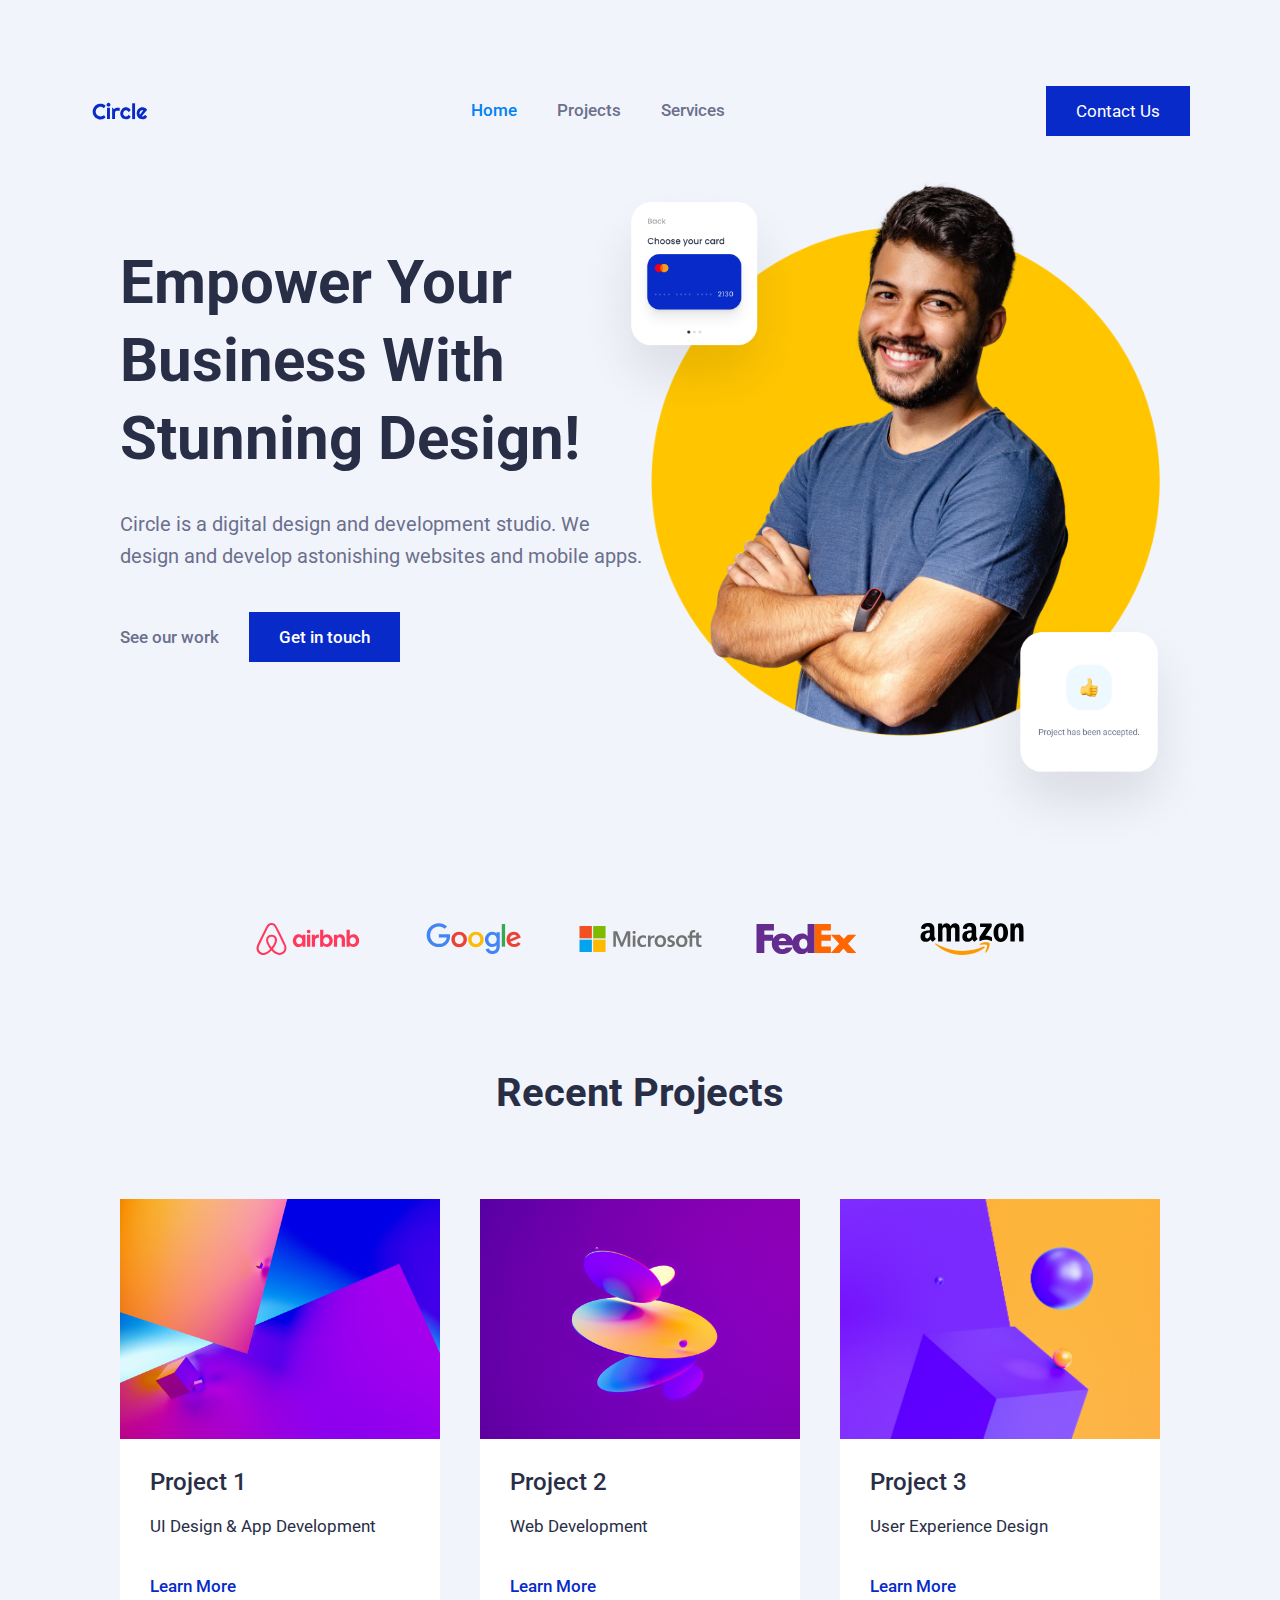
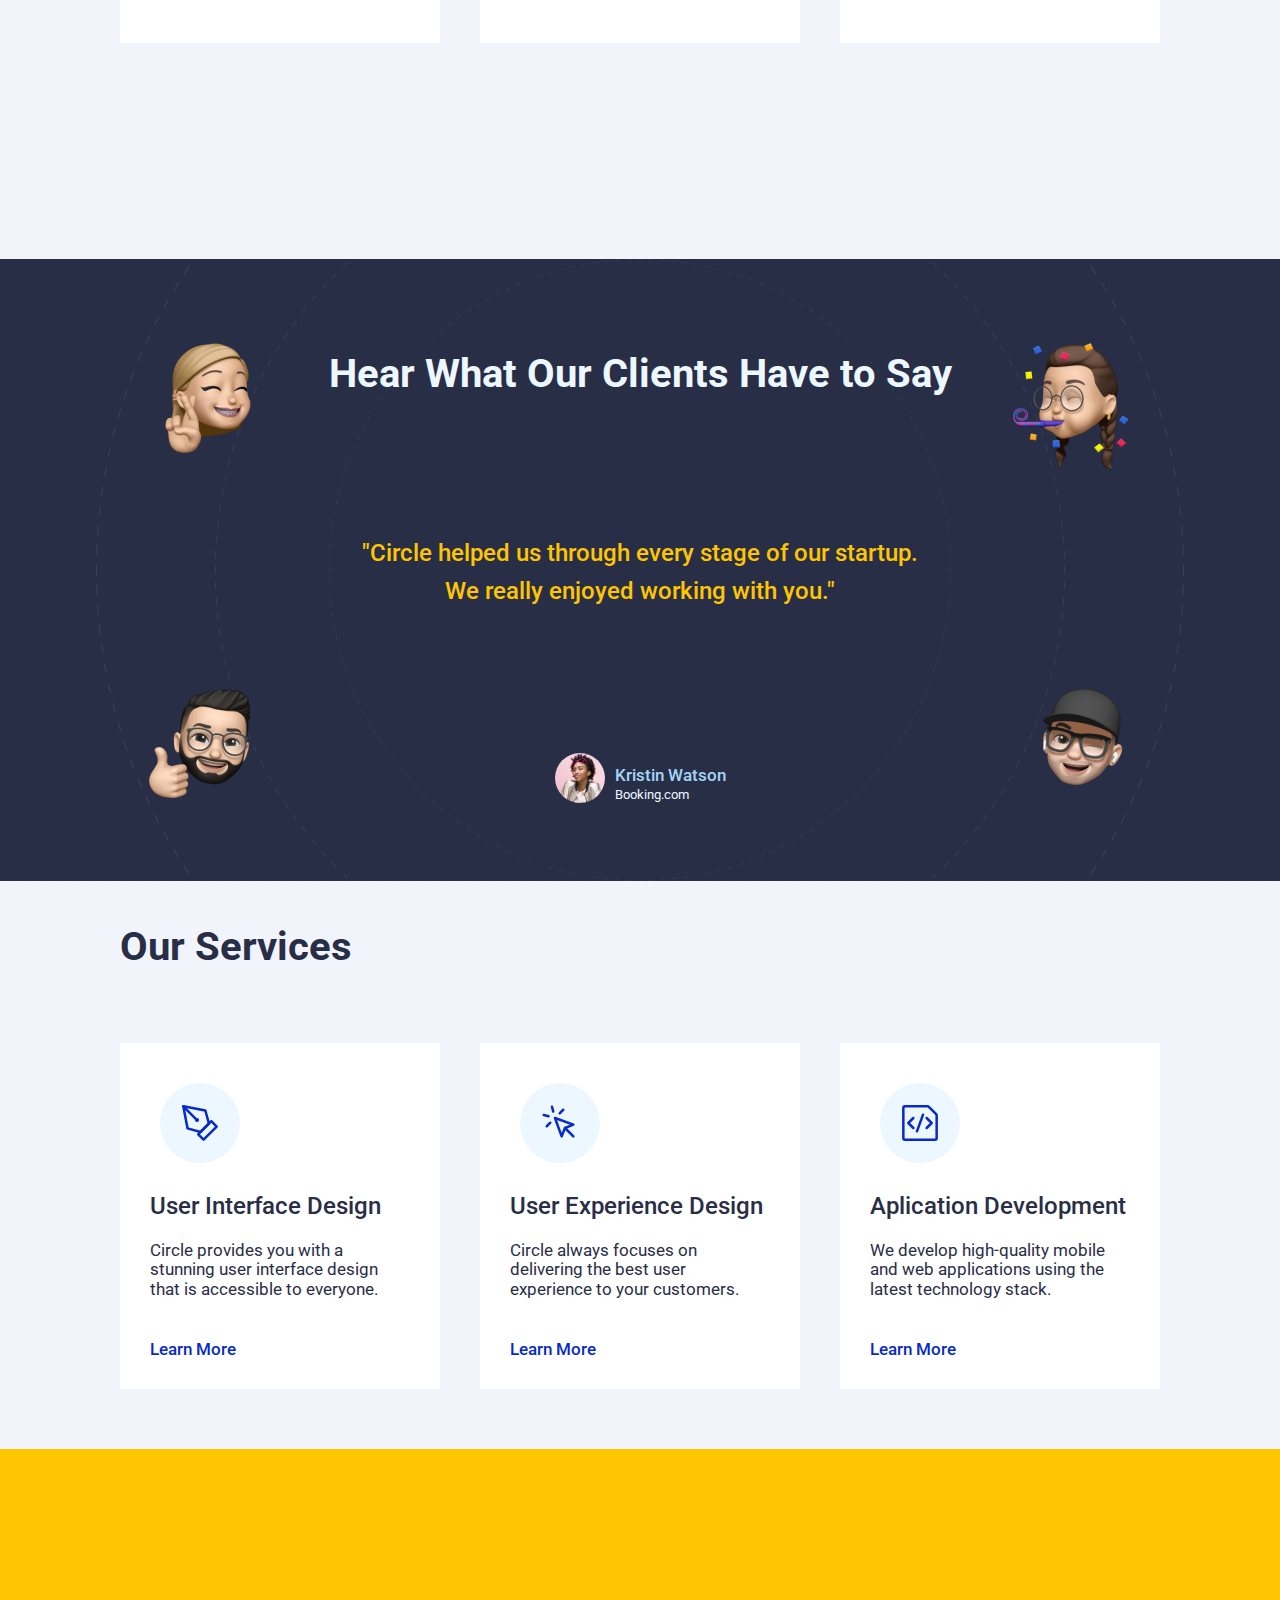
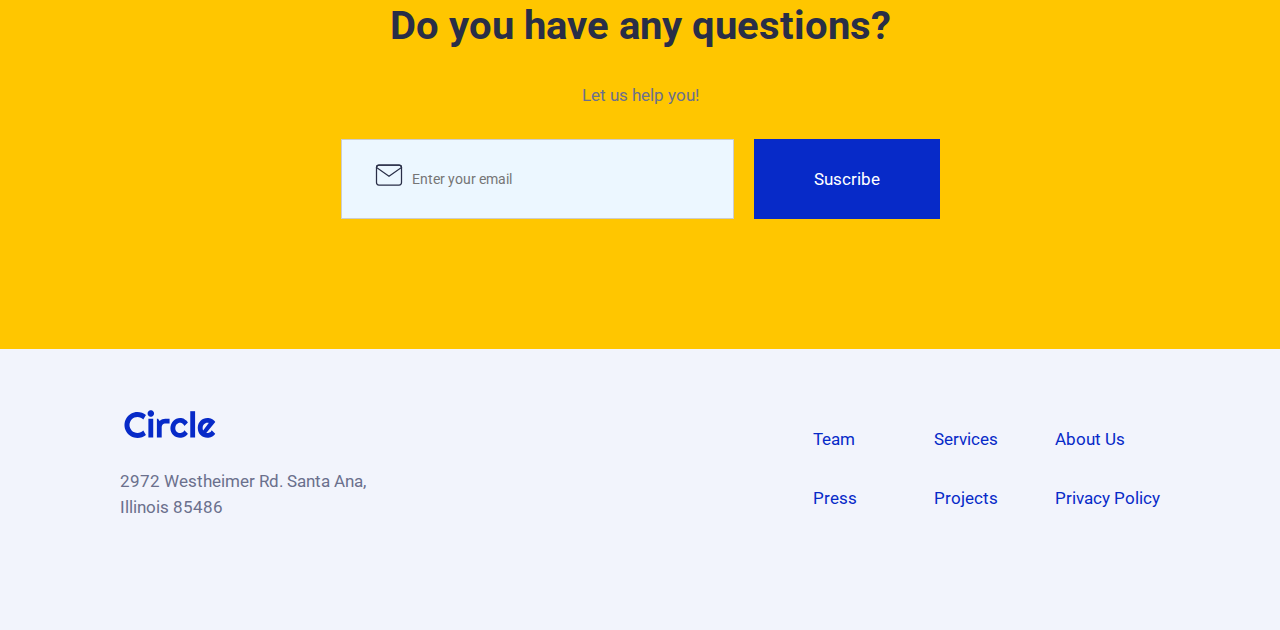
<file: index.html>
<!DOCTYPE html>
<html lang="en">

<head>
    <meta charset="UTF-8" />
    <meta http-equiv="X-UA-Compatible" content="IE=edge" />
    <meta name="viewport" content="width=device-width, initial-scale=1.0" />
    <title>Circle Agency</title>
    <link rel="stylesheet" href="style.css" />
</head>

<body>
    <!-- header MENU -->
    <header>
        <nav class="navbar">
            <a class="nav-box-logo" href="index.html"></a>
            <ul class="nav-menu">
                <li class="nav-item">
                    <a href="index.html" class="nav-link current-link">Home</a></li>
                <li class="nav-item">
                    <a href="projects.html" class="nav-link">Projects</a></li>
                <li class="nav-item">
                    <a href="#" class="nav-link">Services</a></li>
            </ul>
            <div class="hamburger">
                <span class="bar"></span>
                <span class="bar"></span>
                <span class="bar"></span>
            </div>
            <a href="/contact.html" class="contact-us-button mov-version-hidden" id="touch-button">Contact Us</a>
        </nav>

    </header>
    <!-- 1. Section PRESENTATION -->
    <div class="section-box no-margin presentation-box">
        <div class="presentation-text-content">
            <h1>Empower Your Business With Stunning Design!</h1>
            <p>
                Circle is a digital design and development studio. We design and develop astonishing websites and mobile apps.
            </p>
            <div class="presentation-button-content">
                <a href="Contact.html" id="touch-button">Get in touch</a>
                <a href="#">See our work</a>
            </div>
        </div>
        <div class="presentation-img-content">
            <img class="presentation-img-main" src="project-assets/presentation-section/hero-image.png" alt="Profile image with a yellow cercle at the background" />
            <img class="presentation-img-card-1 mov-version-hidden" src="project-assets/presentation-section/card-1.png" alt="Choose your card" />
            <img class="presentation-img-card-2 mov-version-hidden" src="project-assets/presentation-section/card-2.png" alt="Project has been accepted" />
        </div>
    </div>
    <!-- 2. Section LOGOS -->
    <div class="section-box logos-box">
        <div class="logos-container">
            <div class="section-logos-grid">
                <div class="especific-logo">
                    <img src="project-assets/logos/airbnb-logo.svg" alt="Airbnb logo" />
                </div>
                <div class="especific-logo">
                    <img src="project-assets/logos/google-logo.svg" alt="Google logo" />
                </div>
                <div class="especific-logo">
                    <img src="project-assets/logos/microsoft-logo.svg" alt="Microsoft logo" />
                </div>
                <div class="especific-logo">
                    <img src="project-assets/logos/fedex-logo.svg" alt="Fedex logo" />
                </div>
                <div class="especific-logo mov-version-hidden">
                    <img src="project-assets/logos/amazon-logo.svg" alt="Amazon logo" />
                </div>
            </div>
        </div>
    </div>
    <!-- 3. Section PROJECTS -->
    <div class="section-box">
        <div class="section-box-box">
            <h2>Recent Projects</h2>
            <div>
                <div class="container-projects-grid">
                    <div class="card-project">
                        <div>
                            <img class="card-project-img" src="project-assets/projects-section/1.jpg" alt="Project image with diferent shapes and colors" />
                        </div>
                        <div class="card-project-text">
                            <h3>Project 1</h3>
                            <p>UI Design & App Development</p>
                            <a class="learn-more" href="projects.html">Learn More</a>
                        </div>
                    </div>
                    <div class="card-project">
                        <div>
                            <img class="card-project-img" src="project-assets/projects-section/2.jpg" alt="Project image with diferent shapes and colors" />
                        </div>
                        <div class="card-project-text">
                            <h3>Project 2</h3>
                            <p>Web Development</p>
                            <a class="learn-more" href="projects.html">Learn More</a>
                        </div>
                    </div>
                    <div class="card-project">
                        <div>
                            <img class="card-project-img" src="project-assets/projects-section/3.jpg" alt="Project image with diferent shapes and colors" />
                        </div>
                        <div class="card-project-text">
                            <h3>Project 3</h3>
                            <p>User Experience Design</p>
                            <a class="learn-more" href="projects.html">Learn More</a>
                        </div>
                    </div>
                </div>
            </div>
        </div>
    </div>
    <!-- 4. Section CLIENT -->
    <div class="section-box client-box">
        <div class="section-client">
            <h2>Hear What Our Clients Have to Say</h2>
            <div class="section-client-text">
                "Circle helped us through every stage of our startup. We really enjoyed working with you."
            </div>
            <div class="section-client-image">
                <div class="rounded-client-img"></div>
                <div class="client-data">
                    <h4>Kristin Watson</h4>
                    <p>Booking.com</p>
                </div>
            </div>
        </div>
        <img class="mov-version-hidden emoji emoji-top-left" src="project-assets/testimonial-section/memoji-1.png" alt="Smiling with fingers crossed emoji" />
        <img class="mov-version-hidden emoji emoji-bottom-right" src="project-assets/testimonial-section/memoji-2.png" alt="Winking the eye emoji" />
        <img class="mov-version-hidden emoji emoji-bottom-left" src="project-assets/testimonial-section/memoji-3.png" alt="Thumb up emoji" />
        <img class="mov-version-hidden emoji emoji-top-right" src="project-assets/testimonial-section/memoji-4.png" alt="Party happy emoji" />
    </div>
    <!-- 5. Section SERVICES -->
    <div class="section-box section-box-services">
        <div>
            <h2>Our Services</h2>
            <div class="services-grid">
                <div class="services-card">
                    <div class="services-icon icon-1"></div>
                    <div class="services-text">
                        <h3>User Interface Design</h3>
                        <p>
                            Circle provides you with a stunning user interface design that is accessible to everyone.
                        </p>
                        <a class="learn-more" href="#">Learn More</a>
                    </div>
                </div>
                <div class="services-card">
                    <div class="services-icon icon-2"></div>
                    <div class="services-text">
                        <h3>User Experience Design</h3>
                        <p>
                            Circle always focuses on delivering the best user experience to your customers.
                        </p>
                        <a class="learn-more" href="#">Learn More</a>
                    </div>
                </div>
                <div class="services-card">
                    <div class="services-icon icon-3"></div>
                    <div class="services-text">
                        <h3>Aplication Development</h3>
                        <p>
                            We develop high-quality mobile and web applications using the latest technology stack.
                        </p>
                        <a class="learn-more" href="#">Learn More</a>
                    </div>
                </div>
            </div>
        </div>
    </div>
    <!-- 6. Section FORM  -->
    <div class="section-box section-form">
        <div class="section-form-in">
            <h2>Do you have any questions?</h2>
            <p>Let us help you!</p>
            <div class="form-buttons-box">
                <form class="form-buttons" id="submit" action="">
                    <div class="imput-text-button">
                        <div class="imput-text-button-icon"></div>
                        <input id="email-suscribe" type="email" minlength="6" maxlength="200" placeholder="Enter your email" class="imput-text-button-text" required />
                    </div>
                    <input type="submit" value="Suscribe" data-wait="Please wait..." class="suscribe-button" />
                </form>
            </div>
        </div>
    </div>
    <!-- 7. FOOTER  -->
    <footer class="section-box footer-box">
        <div class="section-box-box footer-box-box">
            <div class="footer-logo">
                <img src="project-assets/logos/circle.svg" alt="Circle logo" />
                <p>2972 Westheimer Rd. Santa Ana, Illinois 85486</p>
            </div>
            <div class="footer-links">
                <a href="#">Team</a>
                <a href="#">Services</a>
                <a href="#">About Us</a>
                <a href="#">Press</a>
                <a href="projects.html">Projects</a>
                <a href="#">Privacy Policy</a>
            </div>
        </div>
    </footer>
    <script src="/js/suscribe.js"></script>
    <script src="/js/fetchData.js"></script>
    <script src="/js/nav.js"></script>
</body>

</html>
</file>
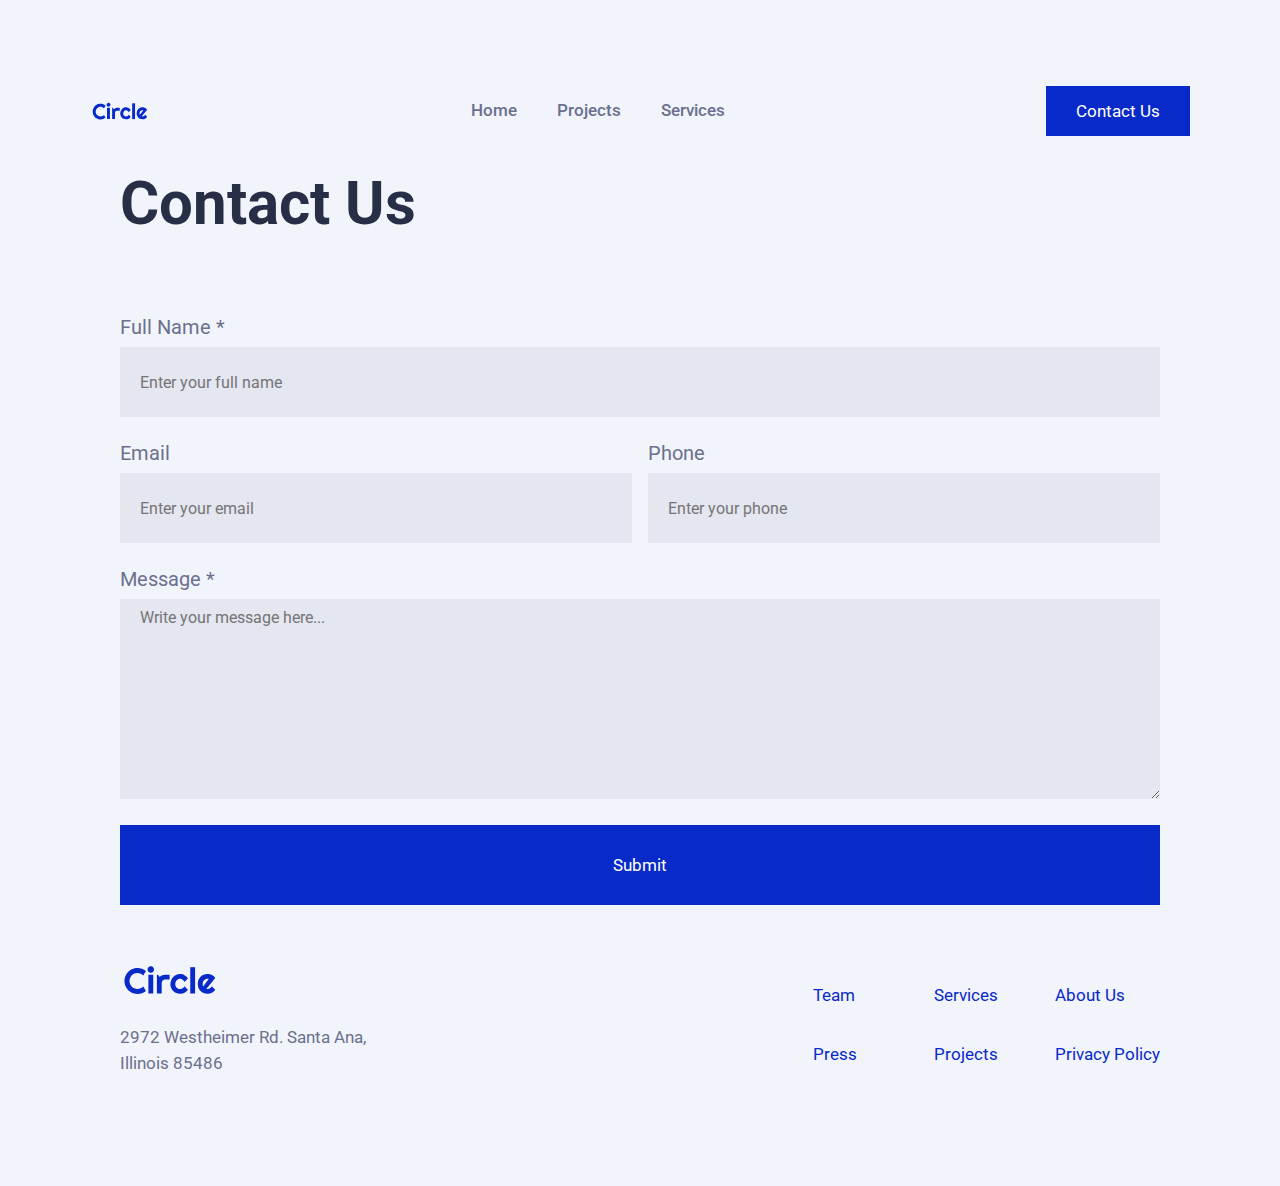
<file: Contact.html>
<!DOCTYPE html>
<html lang="en">

<head>
    <meta charset="UTF-8" />
    <meta http-equiv="X-UA-Compatible" content="IE=edge" />
    <meta name="viewport" content="width=device-width, initial-scale=1.0" />
    <title>Contact Us</title>
    <link rel="stylesheet" href="style.css" />
</head>

<body>
    <!-- header MENU -->
    <header>
        <nav class="navbar">
            <a class="nav-box-logo" href="index.html"></a>
            <ul class="nav-menu">
                <li class="nav-item">
                    <a href="index.html" class="nav-link">Home</a></li>
                <li class="nav-item">
                    <a href="projects.html" class="nav-link">Projects</a></li>
                <li class="nav-item">
                    <a href="#" class="nav-link">Services</a></li>
            </ul>
            <div class="hamburger">
                <span class="bar"></span>
                <span class="bar"></span>
                <span class="bar"></span>
            </div>
            <a href="/contact.html" class="contact-us-button mov-version-hidden" id="touch-button">Contact Us</a>
        </nav>

    </header>
    <!-- FORM -->
    <div class="section-box no-margin">
        <div class="section-box-box contact-box-box">
            <h1 class="contact-principal-title">Contact Us</h1>
            <div>
                <form class="contact-form" id="submit" action="">
                    <div class="contact-text form-name">
                        <label class="contact-text-title" for="name">Full Name *</label>
                        <input class="contact-input-text" id="name" type="text" maxlength="256" name="name" data-name="Name" placeholder="Enter your full name" required />
                    </div>
                    <div class="contact-text form-email">
                        <label class="contact-text-title" for="email">Email</label>
                        <input class="contact-input-text" id="email" type="email" maxlength="256" placeholder="Enter your email" required />
                    </div>
                    <div class="contact-text form-phone">
                        <label class="contact-text-title" for="phone">Phone</label>
                        <input class="contact-input-text" id="phone" type="phone" maxlength="256" placeholder="Enter your phone" required />
                    </div>
                    <div class="contact-text form-text">
                        <label class="contact-text-title" for="message">Message *</label>
                        <textarea id="message" class="contact-input-text textarea" type="text" placeholder="Write your message here..." maxlength="5000" required></textarea>
                    </div>
                    <input type="submit" value="Submit" data-wait="Please wait..." class="suscribe-button submit-button" />
                </form>
            </div>
        </div>
    </div>
    <!-- FOOTER  -->
    <footer class="section-box footer-box">
        <div class="section-box-box footer-box-box">
            <div class="footer-logo">
                <img src="project-assets/logos/circle.svg" alt="Circle logo" />
                <p>2972 Westheimer Rd. Santa Ana, Illinois 85486</p>
            </div>
            <div class="footer-links">
                <a href="#">Team</a>
                <a href="#">Services</a>
                <a href="#">About Us</a>
                <a href="#">Press</a>
                <a href="projects.html">Projects</a>
                <a href="#">Privacy Policy</a>
            </div>
        </div>
    </footer>
    <script src="/js/nav.js"></script>
    <script src="/js/contact.js"></script>
</body>

</html>
</file>
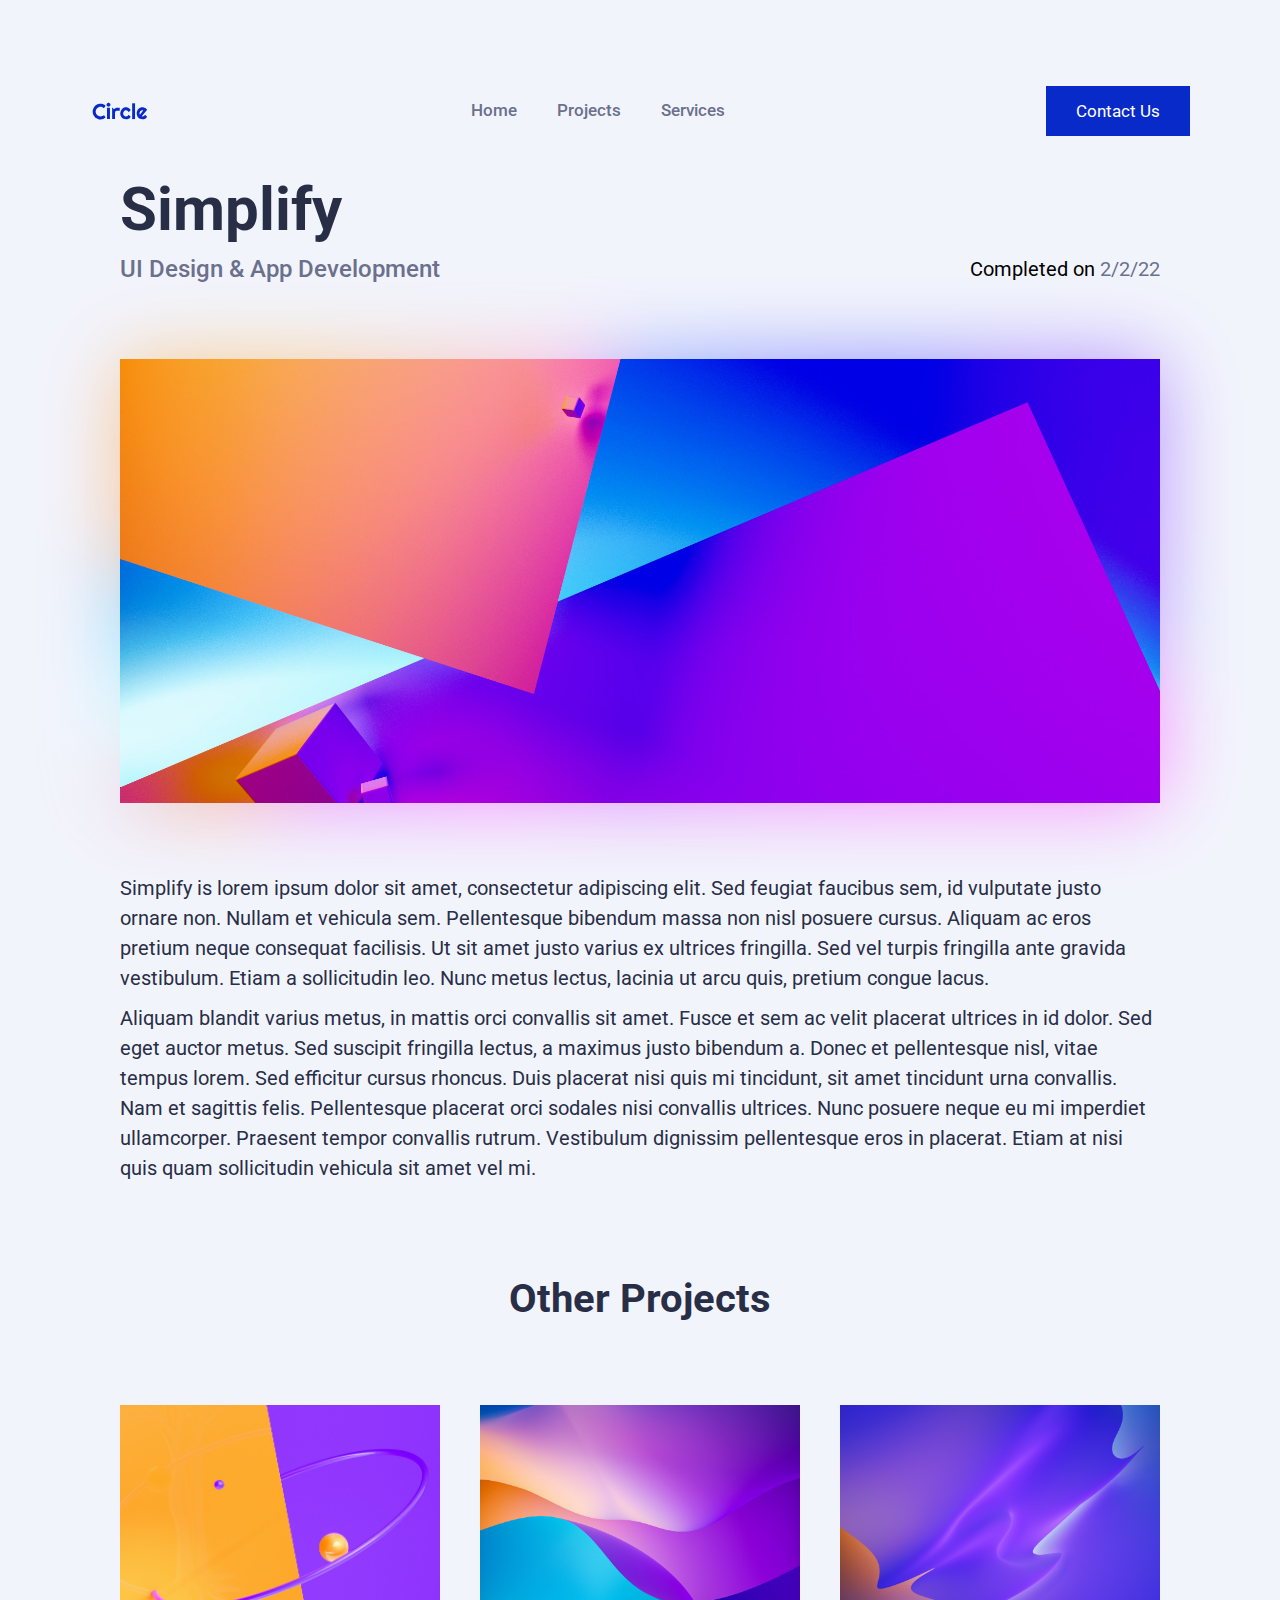
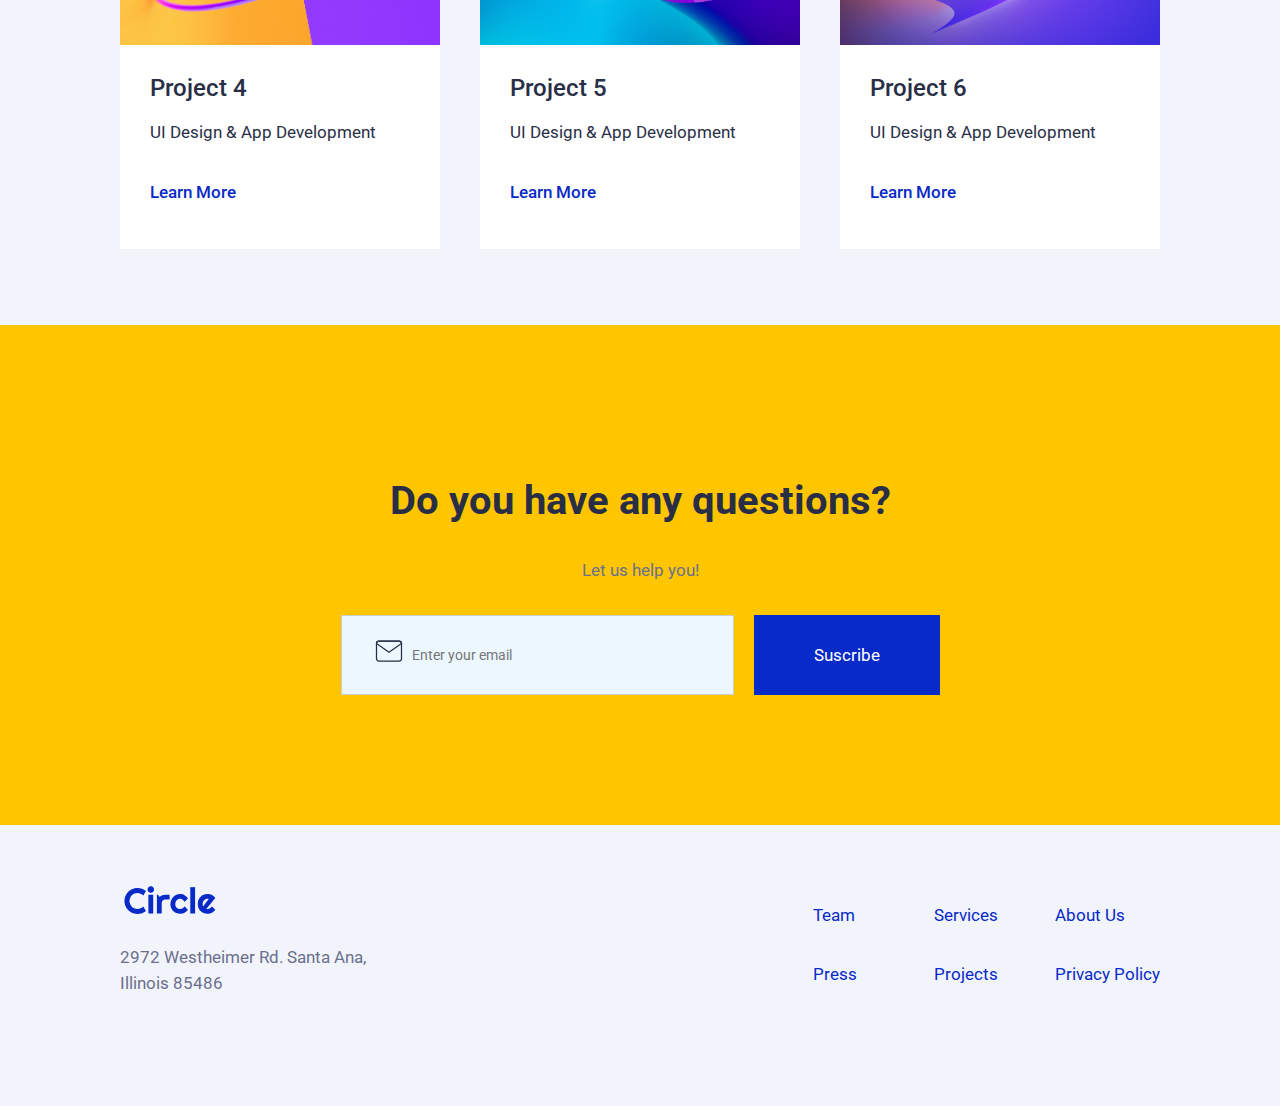
<file: projects.html>
<!DOCTYPE html>
<html lang="en">

<head>
    <meta charset="UTF-8" />
    <meta http-equiv="X-UA-Compatible" content="IE=edge" />
    <meta name="viewport" content="width=device-width, initial-scale=1.0" />
    <title>Projects</title>
    <link rel="stylesheet" href="style.css" />
</head>

<body>
    <!-- header MENU -->
    <header>
        <nav class="navbar">
            <a class="nav-box-logo" href="index.html"></a>
            <ul class="nav-menu">
                <li class="nav-item">
                    <a href="index.html" class="nav-link">Home</a></li>
                <li class="nav-item">
                    <a href="projects.html" class="nav-link">Projects</a></li>
                <li class="nav-item">
                    <a href="#" class="nav-link">Services</a></li>
            </ul>
            <div class="hamburger">
                <span class="bar"></span>
                <span class="bar"></span>
                <span class="bar"></span>
            </div>
            <a href="/contact.html" class="contact-us-button mov-version-hidden" id="touch-button">Contact Us</a>
        </nav>

    </header>
    <!-- 1. Section PROJECT 1 -->
    <div class="section-box no-margin project-1">
        <div class="contact-box-box">
            <h1 class="projects-principal-title">Simplify</h1>
            <div class="contact-subtitle-box">
                <h4>UI Design & App Development</h4>
                <div class="project-date-box">
                    <div class="date-text-1">Completed on</div>
                    <div class="date-text-2">2/2/22</div>
                </div>
            </div>
        </div>
        <div class="img-box">
            <img class="project-img" src="project-assets/projects-section/1.jpg" alt="Project image with diferent shapes and colors" />
            <img class="project-img-effect" src="project-assets/projects-section/1.jpg" />
        </div>
        <div class="text-box">
            <p>
                Simplify is lorem ipsum dolor sit amet, consectetur adipiscing elit. Sed feugiat faucibus sem, id vulputate justo ornare non. Nullam et vehicula sem. Pellentesque bibendum massa non nisl posuere cursus. Aliquam ac eros pretium neque consequat facilisis.
                Ut sit amet justo varius ex ultrices fringilla. Sed vel turpis fringilla ante gravida vestibulum. Etiam a sollicitudin leo. Nunc metus lectus, lacinia ut arcu quis, pretium congue lacus.
            </p>
            <p>
                Aliquam blandit varius metus, in mattis orci convallis sit amet. Fusce et sem ac velit placerat ultrices in id dolor. Sed eget auctor metus. Sed suscipit fringilla lectus, a maximus justo bibendum a. Donec et pellentesque nisl, vitae tempus lorem. Sed
                efficitur cursus rhoncus. Duis placerat nisi quis mi tincidunt, sit amet tincidunt urna convallis. Nam et sagittis felis. Pellentesque placerat orci sodales nisi convallis ultrices. Nunc posuere neque eu mi imperdiet ullamcorper. Praesent
                tempor convallis rutrum. Vestibulum dignissim pellentesque eros in placerat. Etiam at nisi quis quam sollicitudin vehicula sit amet vel mi.
            </p>
        </div>
    </div>
    <!-- PROJECTs grid -->
    <div class="section-box">
        <div class="section-box-box">
            <h2>Other Projects</h2>
            <div>
                <div class="container-projects-grid">
                    <div class="card-project">
                        <div>
                            <img class="card-project-img" src="project-assets/projects-section/4.jpg" alt="Project image with diferent shapes and colors" />
                        </div>
                        <div class="card-project-text">
                            <h3>Project 4</h3>
                            <p>UI Design & App Development</p>
                            <a class="learn-more" href="#">Learn More</a>
                        </div>
                    </div>
                    <div class="card-project">
                        <div>
                            <img class="card-project-img" src="project-assets/projects-section/5.jpg" alt="Project image with diferent shapes and colors" />
                        </div>
                        <div class="card-project-text">
                            <h3>Project 5</h3>
                            <p>UI Design & App Development</p>
                            <a class="learn-more" href="#">Learn More</a>
                        </div>
                    </div>
                    <div class="card-project">
                        <div>
                            <img class="card-project-img" src="project-assets/projects-section/6.jpg" alt="Project image with diferent shapes and colors" />
                        </div>
                        <div class="card-project-text">
                            <h3>Project 6</h3>
                            <p>UI Design & App Development</p>
                            <a class="learn-more" href="#">Learn More</a>
                        </div>
                    </div>
                </div>
            </div>
        </div>
    </div>
    <!-- 6. Section FORM  -->
    <div class="section-box section-form">
        <div class="section-form-in">
            <h2>Do you have any questions?</h2>
            <p>Let us help you!</p>
            <div class="form-buttons-box">
                <form class="form-buttons" id="submit" action="">
                    <div class="imput-text-button">
                        <div class="imput-text-button-icon"></div>
                        <input id="email-suscribe" type="email" minlength="6" maxlength="200" placeholder="Enter your email" class="imput-text-button-text" required />
                    </div>
                    <input type="submit" value="Suscribe" data-wait="Please wait..." class="suscribe-button" />
                </form>
            </div>
        </div>
    </div>
    <!-- FOOTER  -->
    <footer class="section-box footer-box">
        <div class="section-box-box footer-box-box">
            <div class="footer-logo">
                <img src="project-assets/logos/circle.svg" alt="Circle logo" />
                <p>2972 Westheimer Rd. Santa Ana, Illinois 85486</p>
            </div>
            <div class="footer-links">
                <a href="#">Team</a>
                <a href="#">Services</a>
                <a href="#">About Us</a>
                <a href="#">Press</a>
                <a href="projects.html">Projects</a>
                <a href="#">Privacy Policy</a>
            </div>
        </div>
    </footer>
    <script src="/js/fetchDataMainPost.js"></script>
    <script src="/js/fetchData.js"></script>
    <script src="/js/nav.js"></script>
    <script src="/js/suscribe.js"></script>
</body>

</html>
</file>
<file: style.css>
@import url("https://fonts.googleapis.com/css2?family=Roboto:wght@100;300;400;500;700;900&display=swap");
 /* general styles */
 
 * {
     margin: 0px;
     padding: 0px;
     font-family: Roboto, sans-serif;
     box-sizing: border-box;
 }
 
 body {
     font-family: Roboto, sans-serif;
     background-color: #f2f4fc;
     font-size: 14px;
     line-height: 20px;
     min-height: 100%;
     margin-right: auto;
     margin-left: auto;
     display: block;
 }
 
 div {
     display: block;
 }
 
 a {
     background-color: transparent;
 }
 
 img {
     max-width: 100%;
     vertical-align: middle;
     display: inline-block;
 }
 
 h1 {
     font-size: 30px;
     line-height: 130%;
     font-weight: 700;
     text-align: center;
     color: #292e47;
     margin-top: 20px;
     margin-bottom: 30px;
 }
 
 h2 {
     font-size: 30px;
     line-height: 130%;
     font-weight: 700;
     text-align: center;
     color: #292e47;
     margin-top: 20px;
     margin-bottom: 30px;
 }
 
 h3 {
     margin: 30px 30px 20px;
     font-size: 24px;
     font-weight: 500;
     line-height: 115%;
     color: #292e47;
 }
 
 h4 {
     margin-top: 25px;
     font-size: 20px;
     color: #6b708d;
     font-weight: 500;
 }
 
 p {
     font-size: 17px;
     font-style: normal;
     font-weight: 400;
     line-height: 160%;
     color: #292e47;
     margin-top: 0px;
     margin-bottom: 10px;
 }
 
 .section-box {
     margin-top: 60px;
     padding: 0px 30px;
     box-sizing: border-box;
     max-width: 1100px;
 }
 
 .no-margin {
     margin-top: 0px;
 }
 
 .section-box-box {
     margin-right: auto;
     margin-left: auto;
     display: flex;
     flex-direction: column;
     justify-content: space-between;
     align-items: center;
 }
 
 input {
     font: inherit;
 }
 
 li {
     list-style: none;
 }
 /* header MENU */
 
 header {
     display: block;
     top: 0;
     width: 100%;
     max-width: 1100px;
     margin-right: auto;
     margin-left: auto;
     position: relative;
 }
 
 .navbar {
     display: flex;
     justify-content: space-between;
     align-items: center;
     padding: 0 30px;
 }
 
 .nav-box-logo {
     width: 60px;
     height: 18px;
     background-image: url(/project-assets/logos/circle.svg);
     background-position: 50% 50%;
     background-size: contain;
     background-repeat: no-repeat;
 }
 
 .nav-link {
     font-family: Roboto, sans-serif;
     font-size: 17px;
     font-weight: 500;
     color: #6b708d;
     font-size: 17px;
     font-weight: 500;
     text-decoration: none;
     padding: 20px;
 }
 
 .nav-link:hover {
     color: #0082f3;
 }
 
 .current-link {
     color: #0082f3;
 }
 /* menu desplegable */
 
 .bar {
     display: block;
     background-color: #292e47;
     width: 15px;
     height: 3px;
     margin: 2px auto;
 }
 
 .hamburger {
     display: block;
     padding: 22px;
     cursor: pointer;
 }
 
 .active-hamburger {
     background-color: #c8c8c8;
 }
 
 .nav-menu {
     position: fixed;
     top: 100%;
     left: 0;
     right: 0;
     gap: 0;
     flex-direction: column;
     background-color: #C8C8C8;
     width: 100%;
     text-align: left;
 }
 
 .active-nav-menu {
     top: 60px;
 }
 
 .nav-item {
     margin: 30px 0;
 }
 
 .active-bar {
     background-color: white;
 }
 /* 1. Section PRESENTATION */
 
 .presentation-text-content {
     display: flex;
     flex-direction: column;
     align-items: center;
     align-self: center;
     max-width: 700px;
 }
 
 .presentation-text-content p {
     text-align: center;
     max-width: 700px;
     margin-bottom: 40px;
     color: #6b708d;
 }
 
 .presentation-button-content {
     display: block;
     justify-content: flex-start;
     align-items: center;
 }
 
 .presentation-button-content a {
     font-style: normal;
     font-weight: 500;
     font-size: 17px;
     text-decoration: none;
     cursor: pointer;
     line-height: inherit;
     border-radius: 0;
     color: #6b708d;
     display: block;
     padding: 15px 30px;
     margin-bottom: 5px;
     text-align: center;
 }
 
 #touch-button {
     background-color: #072ac8;
     color: white;
     line-height: 20px;
     cursor: pointer;
     text-decoration: none;
     padding: 15px 30px;
 }
 
 .presentation-img-content {
     margin-top: 20px;
 }
 
 .presentation-img-main {
     max-width: 100%;
     width: 560px;
     vertical-align: middle;
     display: inline-block;
     border: 0;
 }
 /* 2. Section LOGOS */
 
 .logos-container {
     margin-top: 40px;
     align-items: center;
     justify-items: center;
 }
 
 .section-logos-grid {
     display: grid;
     grid-auto-columns: 1fr;
     grid-template-columns: 1fr 1fr;
     grid-column-gap: 20px;
     grid-row-gap: 16px;
     grid-template-rows: auto auto;
     align-items: center;
     justify-items: center;
 }
 
 .especific-logo {
     display: flex;
     width: 150px;
     height: 96px;
     max-height: 96px;
     max-width: 150px;
     justify-content: center;
     align-items: center;
 }
 /* 3. Section PROJECTS */
 
 .container-projects-grid {
     display: grid;
     justify-items: stretch;
     grid-auto-flow: row;
     grid-auto-columns: 1fr;
     grid-column-gap: 40px;
     grid-row-gap: 16px;
     grid-template-columns: 1fr;
     grid-template-rows: auto auto auto;
     max-width: 100%;
 }
 
 .card-project {
     display: flex;
     flex-direction: column;
     justify-content: flex-start;
     flex: 1;
     width: 100%;
     max-width: 100%;
     height: 444px;
     max-height: 444px;
 }
 
 .card-project-img {
     width: 100%;
     height: 240px;
     object-fit: cover;
 }
 
 .card-project-text {
     display: flex;
     flex-direction: column;
     background-color: #fff;
     height: 100%;
 }
 
 .card-project-text p {
     margin: 0px 30px;
     margin-bottom: 10px;
     font-size: 17px;
     font-weight: 400;
     line-height: 115%;
     color: #292e47;
 }
 
 .learn-more {
     margin: 30px;
     font-size: 17px;
     font-weight: 500;
     color: #072ac8;
     text-decoration: none;
 }
 /* 4. Section CLIENT */
 
 .client-box {
     background-color: #292e47;
     background-image: url(/project-assets/testimonial-section/orbit.png);
     background-position: 50% 50%;
     background-size: cover;
     background-repeat: no-repeat;
     max-width: 1320px;
 }
 
 .section-client {
     height: 450px;
     display: flex;
     justify-content: space-around;
     flex-direction: column;
     align-items: center;
 }
 
 .section-client h2 {
     color: #ecf7ff;
     line-height: 150%;
     margin-bottom: 0px;
     max-width: 400px;
 }
 
 .section-client-text {
     max-width: 560px;
     margin-right: auto;
     margin-left: auto;
     color: #ffc600;
     font-size: 24px;
     line-height: 160%;
     font-weight: 500;
     text-align: center;
 }
 
 .section-client-image {
     display: flex;
     align-items: center;
 }
 
 .rounded-client-img {
     width: 50px;
     height: 50px;
     border-radius: 50%;
     background-image: url(/project-assets/testimonial-section/profile.png);
     background-position: 50% 50%;
     background-size: cover;
     background-repeat: no-repeat;
 }
 
 .client-data {
     display: flex;
     margin-left: 10px;
     flex-direction: column;
     justify-content: space-around;
 }
 
 .client-data h4 {
     color: #a2d6f9;
     font-size: 17px;
 }
 
 .client-data p {
     color: #ecf7ff;
     font-size: 13px;
 }
 /* 5. Section SERVICES */
 
 .section-box-services {
     margin-top: 40px;
 }
 
 .services-grid {
     display: grid;
     grid-auto-columns: 1fr;
     grid-column-gap: 40px;
     grid-row-gap: 16px;
     margin-top: 20px;
     grid-template-columns: 1fr;
     grid-template-rows: auto auto auto;
 }
 
 .services-card {
     display: flex;
     flex-direction: column;
     justify-content: space-between;
     background-color: #fff;
     max-width: 100%;
 }
 
 .services-icon {
     width: 80px;
     height: 80px;
     margin-top: 40px;
     margin-left: 40px;
     padding-bottom: 0px;
     padding-left: 0px;
     border-radius: 50%;
     background-color: #ecf7ff;
     background-position: 50% 50%;
     background-size: auto;
     background-repeat: no-repeat;
     right: auto;
     bottom: auto;
 }
 
 .icon-1 {
     background-image: url(project-assets/services-section/icons/1.svg);
 }
 
 .icon-2 {
     background-image: url(project-assets/services-section/icons/2.svg);
 }
 
 .icon-3 {
     background-image: url(project-assets/services-section/icons/3.svg);
 }
 
 .services-text {
     display: flex;
     flex-direction: column;
     justify-content: space-between;
 }
 
 .services-text p {
     margin: 0px 30px 10px;
     line-height: 115%;
 }
 /* 6. Section FORM */
 
 .section-form {
     background-color: #ffc600;
     height: 500px;
     max-width: 1320px;
 }
 
 .section-form-in {
     display: flex;
     height: 100%;
     max-width: 100%;
     flex-direction: column;
     justify-content: center;
     align-items: center;
 }
 
 .section-form-in h2 {
     text-align: left;
 }
 
 .section-form-in p {
     font-size: 17px;
     color: #6b708d;
 }
 
 .form-buttons-box {
     margin-top: 50px;
 }
 
 .form-buttons {
     display: flex;
     flex-direction: column;
     justify-content: center;
     align-items: center;
 }
 
 .imput-text-button {
     position: relative;
 }
 
 .imput-text-button-icon {
     position: absolute;
     left: 8%;
     top: 27%;
     right: auto;
     bottom: auto;
     width: 30px;
     height: 30px;
     background-image: url(/project-assets/newsletter/icon/mail.svg);
     background-position: 50% 50%;
     background-size: auto;
     background-repeat: no-repeat;
 }
 
 .imput-text-button input {
     height: 80px;
     margin-bottom: 0px;
     padding-left: 70px;
     background-color: #ecf7ff;
     color: #292e47;
 }
 
 .imput-text-button-text {
     font-size: 14px;
     line-height: 1.42857143;
     display: block;
     padding: 8px 12px;
     border: 1px solid #cccccc;
 }
 
 .suscribe-button {
     width: 100%;
     max-width: 100%;
     height: 80px;
     margin-top: 20px;
     margin-left: 0px;
     padding: 15px 30px;
     display: block;
     background-color: #072ac8;
     font-size: 17px;
     color: white;
     border: 0;
     line-height: inherit;
     text-decoration: none;
     cursor: pointer;
     border-radius: 0;
 }
 /* 7. FOOTER */
 
 .footer-logo {
     align-items: center;
     display: flex;
     width: 260px;
     max-width: 260px;
     flex-direction: column;
 }
 
 .footer-logo img {
     width: 100px;
     height: 30px;
     margin-bottom: 30px;
 }
 
 .footer-logo p {
     text-align: center;
     font-size: 17px;
     line-height: 150%;
     color: #6b708d;
 }
 
 .footer-links {
     margin-top: 20px;
     display: grid;
     grid-auto-columns: 1fr;
     grid-column-gap: 16px;
     grid-row-gap: 16px;
     grid-template-columns: 1fr 1fr 1fr;
     grid-template-rows: auto;
 }
 
 .footer-links a {
     font-size: 17px;
     text-decoration: none;
     color: #072ac8;
     ;
 }
 
 .footer-box {
     padding-bottom: 100px;
 }
 /* CONTACT.HTML */
 
 .contact-box-box {
     align-items: stretch;
 }
 
 .contact-principal-title {
     margin-top: 0;
     text-align: left;
     margin-bottom: 40px;
     font-size: 40px;
 }
 
 .contact-form {
     grid-auto-columns: 1fr;
     max-width: 100%;
     grid-template-columns: 1fr 1fr 1fr;
     grid-template-rows: auto auto auto auto auto;
     display: grid;
     grid-column-gap: 16px;
     grid-row-gap: 16px;
 }
 
 .contact-text {
     max-width: 100%;
     grid-row-start: span 1;
     grid-row-end: span 1;
     grid-column-start: span 4;
     grid-column-end: span 4;
 }
 
 label {
     display: block;
 }
 
 .contact-text-title {
     margin-bottom: 10px;
     color: #6b708d;
     font-size: 20px;
     font-weight: 400;
 }
 
 .contact-input-text {
     width: 100%;
     height: 70px;
     padding-left: 20px;
     border: 1px none #000;
     background-color: rgba(107, 112, 141, 0.1);
     display: block;
     padding: 8px 12px;
     margin-bottom: 10px;
     font-size: 16px;
     line-height: 1.42857143;
     color: #333333;
 }
 
 .textarea {
     height: 200px;
 }
 
 .submit-button {
     margin-top: 0;
     grid-row-start: span 1;
     grid-row-end: span 1;
     grid-column-start: span 4;
     grid-column-end: span 4;
 }
 /* PROJECTS.HTML */
 
 .projects-principal-title {
     margin-top: 20px;
     text-align: left;
     margin-bottom: 10px;
     font-size: 40px;
 }
 
 .project-date-box {
     display: flex;
     margin-top: 10px;
 }
 
 .date-text-1 {
     font-size: 20px;
     margin-right: 5px;
 }
 
 .date-text-2 {
     font-size: 20px;
     color: #6b708d;
 }
 
 .img-box {
     margin-top: 40px;
     position: relative;
 }
 
 .project-img {
     width: 100%;
     height: 444px;
     object-fit: cover;
 }
 
 .project-img-effect {
     position: absolute;
     left: 0%;
     top: 0%;
     right: auto;
     bottom: auto;
     z-index: -1;
     width: 100%;
     height: 444px;
     opacity: 0.4;
     filter: saturate(200%) blur(40px);
     transform: translate(0px, 0px);
     transition: opacity 200ms ease;
     object-fit: cover;
 }
 
 .text-box {
     margin: 70px 0;
 }
 
 .text-box p {
     font-size: 20px;
     line-height: 30px;
 }
 /* HIDE FOR MOVILE VERSION */
 
 @media only screen and (max-width: 768px) {
     .mov-version-hidden {
         display: none;
     }
 }
 /* ----FORMATO DESKTOP---------------------- */
 
 @media only screen and (min-width: 768px) {
     /* general styles */
     .section-box {
         padding-top: 100px;
         margin-right: auto;
         margin-left: auto;
     }
     h1 {
         font-size: 60px;
         text-align: left;
     }
     h2 {
         font-size: 40px;
         text-align: left;
     }
     h4 {
         font-size: 24px;
     }
     /* header MENU */
     header {
         margin-top: 70px;
     }
     .navbar {
         max-width: 1100px;
         margin-right: auto;
         margin-left: auto;
         padding: 0;
     }
     .nav-menu {
         position: relative;
         display: flex;
         flex-direction: row;
         text-align: center;
         align-items: center;
         justify-content: center;
         background-color: transparent;
         width: fit-content;
     }
     .hamburger {
         display: none;
         cursor: pointer;
     }
     .contact-us-button {
         padding: 15px 30px;
         font-size: 17px;
         display: block;
     }
     /* 1. Section PRESENTATION */
     .presentation-box {
         display: flex;
         justify-content: center;
         align-items: center;
         flex-direction: row;
     }
     .presentation-text-content {
         align-items: flex-start;
         flex-wrap: nowrap;
         justify-content: space-around;
         text-align: left;
         max-width: 530px;
     }
     .presentation-text-content p {
         text-align: left;
         font-size: 20px;
     }
     .presentation-button-content {
         display: flex;
         flex-direction: row-reverse;
         align-content: center;
     }
     .presentation-button-content a {
         padding-left: 0;
     }
     .presentation-img-content {
         position: relative;
         display: block;
     }
     .presentation-img-card-1 {
         position: absolute;
         left: -9vh;
         top: 0vw;
         right: auto;
         bottom: auto;
         width: 250px;
         max-width: 100%;
     }
     .presentation-img-card-2 {
         position: absolute;
         left: auto;
         bottom: -9vw;
         right: -6vh;
         top: auto;
         width: 250px;
         max-width: 100%;
     }
     /* 2. Section LOGOS */
     .logos-box {
         margin-top: 150px;
     }
     .logos-container {
         margin-top: 0px;
     }
     .section-logos-grid {
         grid-column-gap: 16px;
         grid-row-gap: 16px;
         grid-template-columns: 1fr 1fr 1fr 1fr 1fr;
         grid-template-rows: auto;
     }
     /* 3. Section PROJECTS */
     .container-projects-grid {
         grid-template-columns: 1fr 1fr 1fr;
         grid-template-rows: auto auto;
         margin-top: 50px;
     }
     /* 4. Section CLIENT */
     .client-box {
         margin-top: 200px;
         padding-top: 0;
         position: relative;
     }
     .section-client {
         height: 622px;
     }
     .section-client h2 {
         text-align: center;
         max-width: 100%;
     }
     .emoji {
         width: 150px px;
         height: 150px;
     }
     .emoji-top-left {
         position: absolute;
         left: 0%;
         top: 0%;
         right: auto;
         bottom: auto;
         margin-top: 5%;
         margin-left: 10%;
     }
     .emoji-bottom-right {
         position: absolute;
         left: auto;
         top: auto;
         right: 0%;
         bottom: 0%;
         margin-right: 10%;
         margin-bottom: 5%;
     }
     .emoji-bottom-left {
         position: absolute;
         left: 0%;
         top: auto;
         right: auto;
         bottom: 0%;
         margin-bottom: 5%;
         margin-left: 10%;
     }
     .emoji-top-right {
         position: absolute;
         left: auto;
         top: 0%;
         right: 0%;
         bottom: auto;
         margin-top: 5%;
         margin-right: 10%;
     }
     /* 5. Section SERVICES */
     .services-grid {
         margin-top: 70px;
         grid-template-columns: 1fr 1fr 1fr;
         grid-template-rows: auto;
     }
     .services-card {
         max-width: 340px;
     }
     /* 6. Section FORM */
     .section-box {
         padding-top: 0;
     }
     .form-buttons-box {
         margin-top: 20px;
     }
     .form-buttons {
         flex-direction: row;
         align-items: flex-end;
         align-content: flex-start;
         flex-wrap: nowrap;
     }
     .imput-text-button input {
         width: 393px;
         margin-right: 20px;
     }
     .suscribe-button {
         margin: 0;
         padding-right: 60px;
         padding-left: 60px;
     }
     /* 7. FOOTER */
     .footer-box-box {
         flex-direction: row;
         align-items: stretch;
     }
     .footer-logo {
         align-items: flex-start;
     }
     .footer-logo p {
         text-align: left;
     }
     /* CONTACT.HTML */
     .contact-box-box {
         margin-top: 20px;
         align-items: stretch;
     }
     .contact-principal-title {
         font-size: 60px;
         margin-bottom: 80px;
         line-height: 110%;
     }
     .contact-form {
         grid-template-columns: 1fr 1fr 1fr 1fr 1fr 1fr;
         grid-template-rows: auto auto auto auto auto auto;
     }
     .contact-text {
         grid-column-start: span 6;
         grid-column-end: span 6;
     }
     .contact-input-text {
         padding-left: 20px;
     }
     .form-name {
         grid-row-start: span 1;
         grid-row-end: span 1;
         grid-column-start: span 6;
         grid-column-end: span 6;
     }
     .form-email {
         grid-row-start: span 1;
         grid-row-end: span 1;
         grid-column-start: span 3;
         grid-column-end: span 3;
     }
     .form-phone {
         grid-row-start: span 1;
         grid-row-end: span 1;
         grid-column-start: span 3;
         grid-column-end: span 3;
     }
     .form-text {
         grid-row-start: span 3;
         grid-row-end: span 3;
         grid-column-start: span 6;
         grid-column-end: span 6;
     }
     .suscribe-button {
         grid-row-start: span 3;
         grid-row-end: span 3;
         grid-column-start: span 6;
         grid-column-end: span 6;
         margin-left: 0px;
     }
     /* PROJECTS.HTML */
     .projects-principal-title {
         font-size: 60px;
         margin: 0;
     }
     .contact-subtitle-box {
         margin-bottom: 80px;
         display: flex;
         flex-direction: row;
         justify-content: space-between;
         align-items: self-end;
     }
     .contact-subtitle-box h4 {
         margin: 0;
     }
 }
</file>
